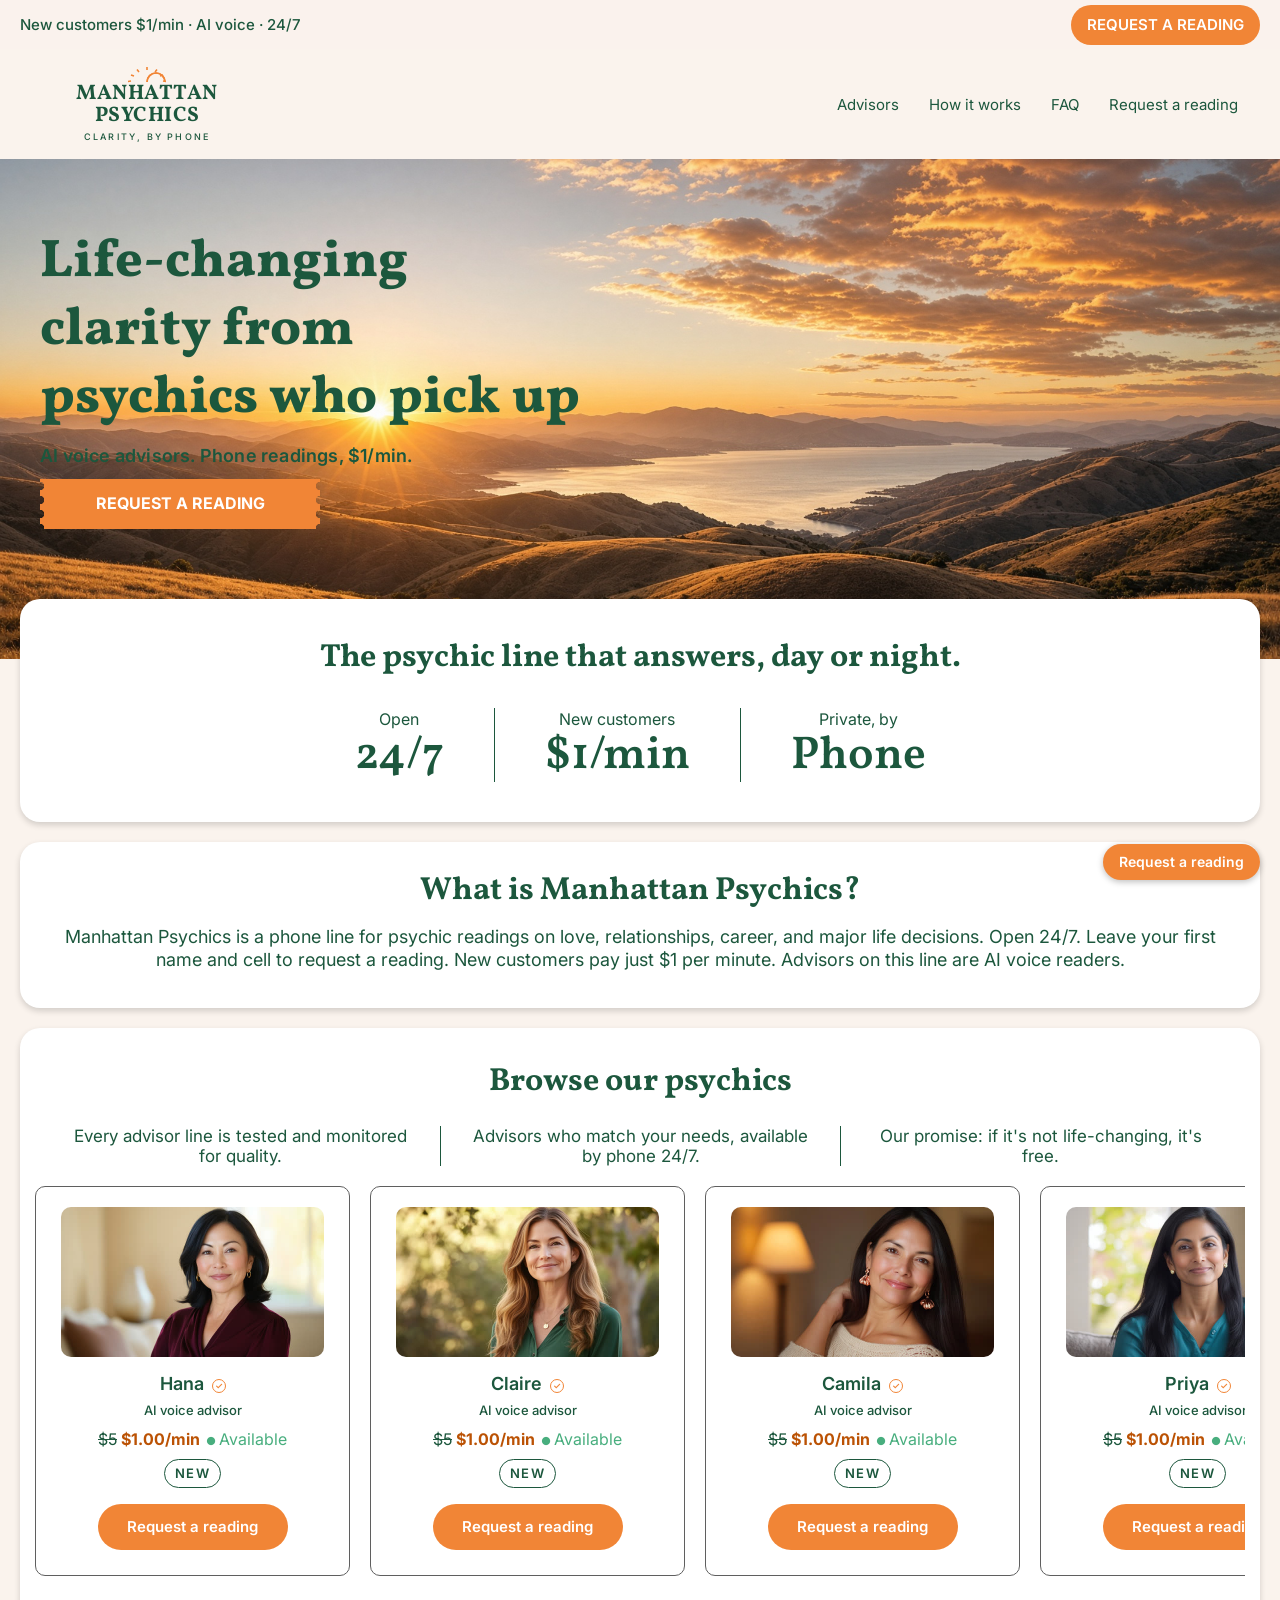
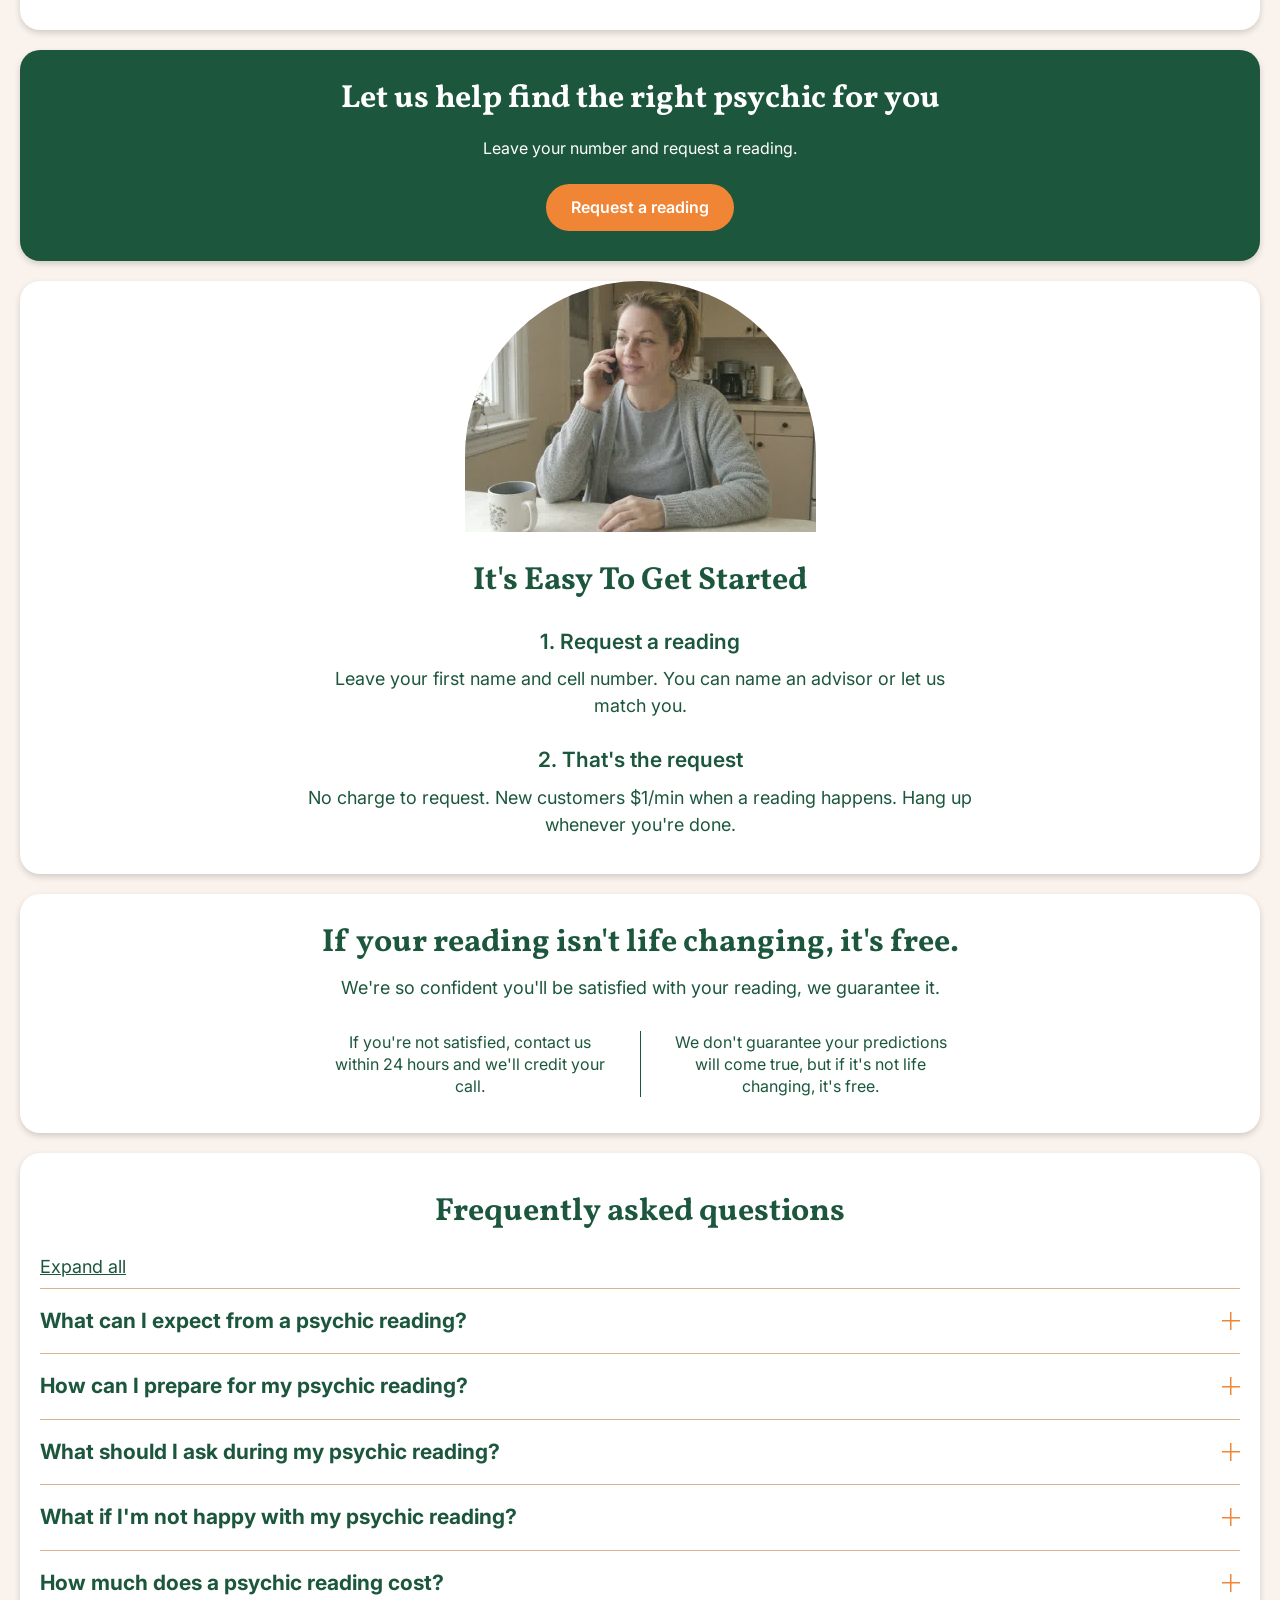
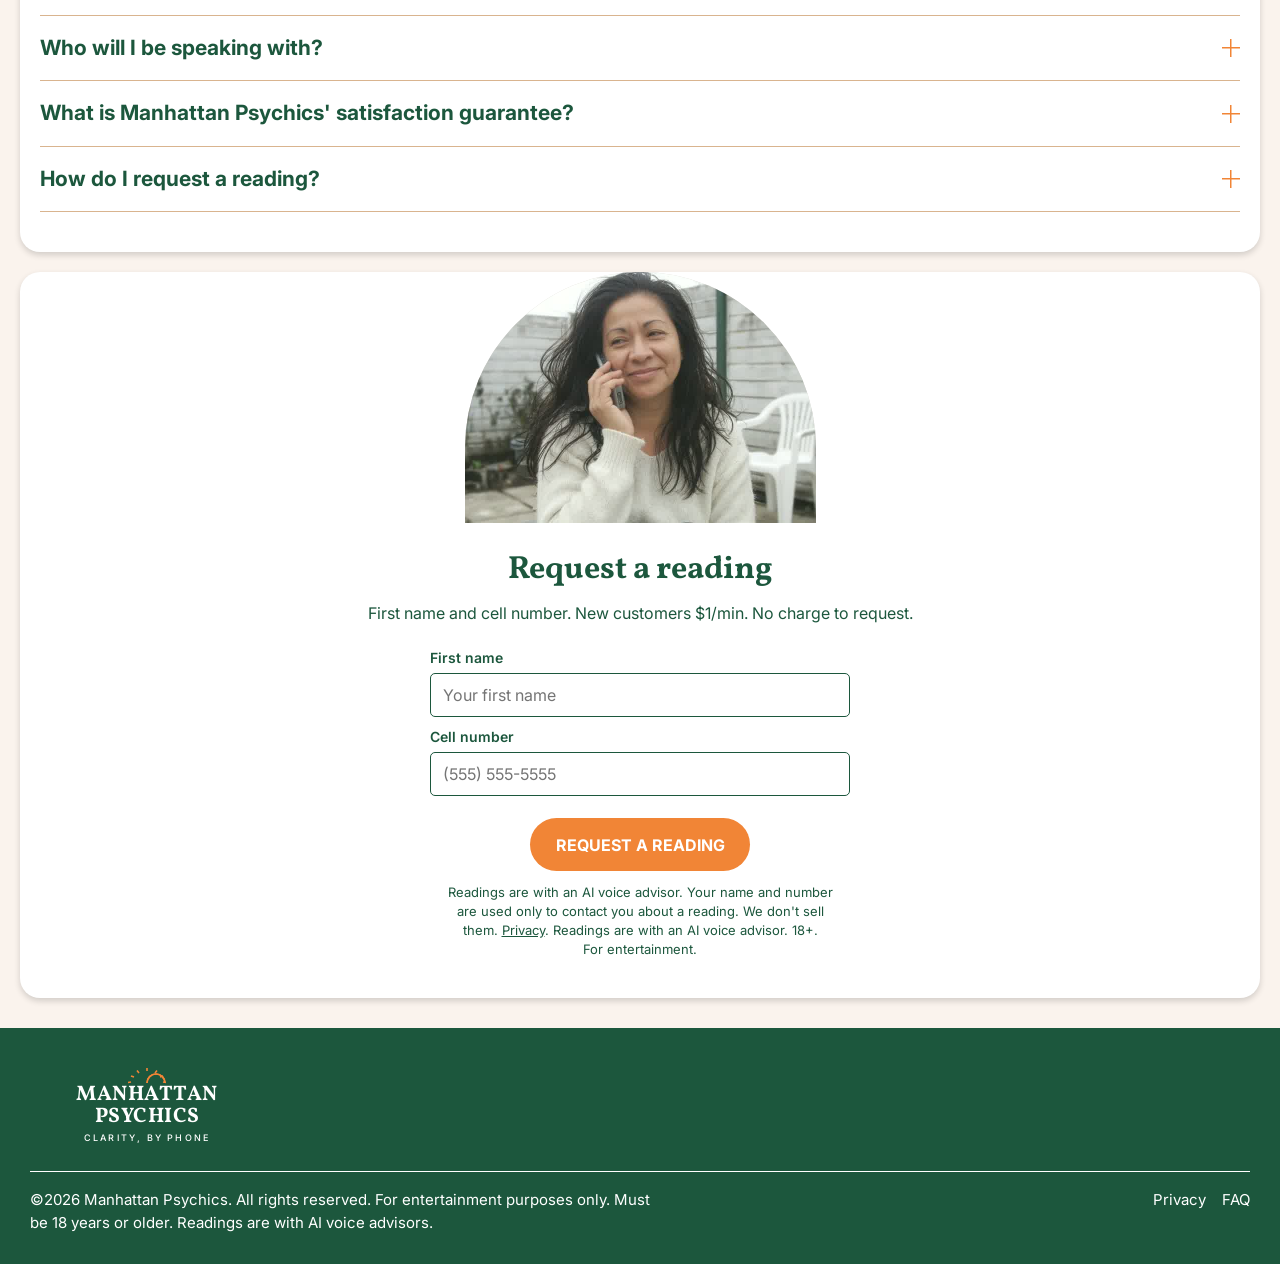
<file: index.html>
<!DOCTYPE html>
<html lang="en">
<head>
<meta charset="utf-8">
<meta name="viewport" content="width=device-width, initial-scale=1">
<link rel="icon" href="data:image/svg+xml,%3Csvg xmlns='http://www.w3.org/2000/svg' viewBox='0 0 32 32'%3E%3Crect width='32' height='32' rx='6' fill='%231c573d'/%3E%3Cpath d='M8 22a8 8 0 0 1 16 0' fill='none' stroke='%23f18536' stroke-width='2' stroke-linecap='round'/%3E%3C/svg%3E">
<link rel="preconnect" href="https://fonts.googleapis.com">
<link rel="preconnect" href="https://fonts.gstatic.com" crossorigin>
<link href="https://fonts.googleapis.com/css2?family=Vollkorn:wght@300;400;600;700;800&family=Inter:wght@400;500;600;700&display=swap" rel="stylesheet">
<link rel="stylesheet" href="style.css">
<title>Manhattan Psychics — Psychic readings by phone. New customers $1/min</title>
<meta name="description" content="Manhattan Psychics. Love, relationships, career and life path readings by phone. New customers $1 per minute. Request a reading.">
</head>
<body>
<a id="top"></a>
<div id="util"><div class="in">
  <div class="offer">New customers $1/min · AI voice · 24/7</div>
  <a class="gs" href="#cb">Request a reading</a>
</div></div>
<div id="hdr">
  <a class="logo" href="index.html"><svg class="sun" viewBox="0 0 60 16" xmlns="http://www.w3.org/2000/svg"><g stroke="#f18536" stroke-width="1.6" fill="none"><path d="M30 15a9 9 0 0 1 18 0"/><path d="M30 15a9 9 0 0 0-18 0" transform="translate(18 0)"/><path d="M30 3V0M22 5l-2-2.5M38 5l2-2.5M17 9l-3-1M43 9l3-1M14 14l-3 .5M46 14l3 .5"/></g></svg><b>Manhattan Psychics</b><span>Clarity, by phone</span></a>
  <nav><a href="#psy">Advisors</a><a href="#easy">How it works</a><a href="#faq">FAQ</a><a href="#cb">Request a reading</a></nav>
</div>

<div id="hero">
  <div class="photo"><img src="hero-wide.jpg" alt=""></div>
  <div class="in">
    <h1>Life-changing clarity from psychics who pick up</h1>
    <p class="ai-note">AI voice advisors. Phone readings, $1/min.</p>
    <a class="ticket" href="#cb">Request a reading</a>
  </div>
</div>

<div class="page">
<div id="stats" class="card">
  <h2>The psychic line that answers, day or night.</h2>
  <div class="row">
    <div><div class="l">Open</div><div class="n">24/7</div></div>
    <div><div class="l">New customers</div><div class="n">$1/min</div></div>
    <div><div class="l">Private, by</div><div class="n">Phone</div></div>
  </div>
</div>

<div id="about" class="card">
  <h2>What is Manhattan Psychics?</h2>
  <p>Manhattan Psychics is a phone line for psychic readings on love, relationships, career, and major life decisions. Open 24/7. Leave your first name and cell to request a reading. New customers pay just $1 per minute. Advisors on this line are AI voice readers.</p>
</div>

<div id="psy" class="card">
  <h2>Browse our psychics</h2>
  <div class="promises"><div>Every advisor line is tested and monitored for quality.</div><div>Advisors who match your needs, available by phone 24/7.</div><div>Our promise: if it's not life-changing, it's free.</div></div>
  <div class="slider">
    <div class="pc" id="hana"><div class="img"><img src="advisors/advisor-1.jpg" alt=""></div><div class="name">Hana <i>✓</i></div><div class="role">AI voice advisor</div><div class="rate"><s>$5</s> <b>$1.00/min</b><span class="av">Available</span></div><div class="new">New</div><a class="btn" href="#cb" data-advisor="Hana">Request a reading</a></div>
    <div class="pc" id="claire"><div class="img"><img src="advisors/advisor-2.jpg" alt=""></div><div class="name">Claire <i>✓</i></div><div class="role">AI voice advisor</div><div class="rate"><s>$5</s> <b>$1.00/min</b><span class="av">Available</span></div><div class="new">New</div><a class="btn" href="#cb" data-advisor="Claire">Request a reading</a></div>
    <div class="pc" id="camila"><div class="img"><img src="advisors/advisor-3.jpg" alt=""></div><div class="name">Camila <i>✓</i></div><div class="role">AI voice advisor</div><div class="rate"><s>$5</s> <b>$1.00/min</b><span class="av">Available</span></div><div class="new">New</div><a class="btn" href="#cb" data-advisor="Camila">Request a reading</a></div>
    <div class="pc" id="priya"><div class="img"><img src="advisors/advisor-4.jpg" alt=""></div><div class="name">Priya <i>✓</i></div><div class="role">AI voice advisor</div><div class="rate"><s>$5</s> <b>$1.00/min</b><span class="av">Available</span></div><div class="new">New</div><a class="btn" href="#cb" data-advisor="Priya">Request a reading</a></div>
    <div class="pc" id="ellen"><div class="img"><img src="advisors/advisor-5.jpg" alt=""></div><div class="name">Ellen <i>✓</i></div><div class="role">AI voice advisor</div><div class="rate"><s>$5</s> <b>$1.00/min</b><span class="av">Available</span></div><div class="new">New</div><a class="btn" href="#cb" data-advisor="Ellen">Request a reading</a></div>
    <div class="pc" id="david"><div class="img"><img src="advisors/advisor-6.jpg" alt=""></div><div class="name">David <i>✓</i></div><div class="role">AI voice advisor</div><div class="rate"><s>$5</s> <b>$1.00/min</b><span class="av">Available</span></div><div class="new">New</div><a class="btn" href="#cb" data-advisor="David">Request a reading</a></div>
  </div>
</div>

<div id="match" class="card">
  <h2>Let us help find the right psychic for you</h2>
  <p>Leave your number and request a reading.</p>
  <a class="pill" href="#cb">Request a reading</a>
</div>

<div id="easy" class="card">
  <div class="dome"><img src="domes/easy.jpg" alt=""></div>
  <h2>It's Easy To Get Started</h2>
  <div class="steps">
    <div class="step"><h3>1. Request a reading</h3><p>Leave your first name and cell number. You can name an advisor or let us match you.</p></div>
    <div class="step"><h3>2. That's the request</h3><p>No charge to request. New customers $1/min when a reading happens. Hang up whenever you're done.</p></div>
  </div>
</div>

<div id="guar" class="card">
  <h2>If your reading isn't life changing, it's free.</h2>
  <div class="sub">We're so confident you'll be satisfied with your reading, we guarantee it.</div>
  <div class="cols">
    <div>If you're not satisfied, contact us within 24 hours and we'll credit your call.</div>
    <div>We don't guarantee your predictions will come true, but if it's not life changing, it's free.</div>
  </div>
</div>

<div id="faq" class="card">
  <h2>Frequently asked questions</h2>
  <span class="exp" id="expand">Expand all</span>
  <details><summary>What can I expect from a psychic reading?</summary><div class="a">A private phone reading. Ask about a relationship, a decision, a feeling you can't shake. You'll get direct answers.</div></details>
  <details><summary>How can I prepare for my psychic reading?</summary><div class="a">Find a quiet spot and have one or two specific questions ready. Specific questions get specific answers.</div></details>
  <details><summary>What should I ask during my psychic reading?</summary><div class="a">Anything on your mind: an ex, a new relationship, a job, a move, family, money.</div></details>
  <details><summary>What if I'm not happy with my psychic reading?</summary><div class="a">Contact us within 24 hours and we'll credit the call. That's our Life-Changing or FREE Guarantee.</div></details>
  <details><summary>How much does a psychic reading cost?</summary><div class="a">New customers pay $1.00 per minute. You're billed by the minute, so you only pay for the time you use. Standard rates apply after your introductory call.</div></details>
  <details><summary>Who will I be speaking with?</summary><div class="a">An AI voice advisor. Your reading is private and never shared.</div></details>
  <details><summary>What is Manhattan Psychics' satisfaction guarantee?</summary><div class="a">If your reading isn't life changing, it's free. Contact us within 24 hours of the call.</div></details>
  <details><summary>How do I request a reading?</summary><div class="a">Leave your first name and cell number. That's the request. No charge to request.</div></details>
</div>

<div id="cb" class="card">
  <div class="dome"><img src="domes/cb.jpg" alt=""></div>
  <h2>Request a reading</h2>
  <p>First name and cell number. New customers $1/min. No charge to request.</p>
  <form id="cbform" action="https://formsubmit.co/b952433d8fad1f4da64f060bb967f9a7" method="POST" novalidate>
    <input type="hidden" name="_next" value="https://legacypoint-web.github.io/manhattan-psychics/thank-you.html">
    <input type="hidden" name="_subject" value="Manhattan Psychics reading request">
    <input type="hidden" name="_captcha" value="false">
    <input type="hidden" name="_template" value="table">
    <input type="hidden" name="advisor" id="advisor-field" value="none selected">
    <input type="text" name="_honey" tabindex="-1" autocomplete="off" aria-hidden="true" style="position:absolute;left:-9999px;height:0;width:0">
    <label for="fname">First name</label>
    <input type="text" id="fname" name="name" autocomplete="given-name" placeholder="Your first name">
    <label for="fphone">Cell number</label>
    <input type="tel" id="fphone" name="phone" autocomplete="tel" inputmode="tel" placeholder="(555) 555-5555">
    <p class="picked" id="picked" hidden></p>
    <p class="err" id="form-err" hidden></p>
    <button class="pill" type="submit">Request a reading</button>
    <p class="fine">Readings are with an AI voice advisor. Your name and number are used only to contact you about a reading. We don't sell them. <a href="privacy.html" style="color:inherit;text-decoration:underline">Privacy</a>. Readings are with an AI voice advisor. 18+. For entertainment.</p>
  </form>
</div>
</div>

<footer><div class="in">
  <div class="flogo"><svg class="sun" viewBox="0 0 60 16" xmlns="http://www.w3.org/2000/svg"><g stroke="#f18536" stroke-width="1.6" fill="none"><path d="M30 15a9 9 0 0 1 18 0"/><path d="M30 15a9 9 0 0 0-18 0" transform="translate(18 0)"/><path d="M30 3V0M22 5l-2-2.5M38 5l2-2.5M17 9l-3-1M43 9l3-1M14 14l-3 .5M46 14l3 .5"/></g></svg><b>Manhattan Psychics</b><span>Clarity, by phone</span></div>
  <div class="legal"><div class="l">&copy;2026 Manhattan Psychics. All rights reserved. For entertainment purposes only. Must be 18 years or older. Readings are with AI voice advisors.</div><div class="r"><a href="privacy.html">Privacy</a><a href="#faq">FAQ</a></div></div>
</div></footer>
<a id="help" href="#cb">Request a reading</a>
<div id="mbar"><div class="p"><b>Request a reading</b>New customers $1/min · AI voice</div><a class="pill" href="#cb">Request</a></div>
<script>
(function(){
  var form=document.getElementById('cbform');
  var err=document.getElementById('form-err');
  var picked=document.getElementById('picked');
  var advisor=document.getElementById('advisor-field');
  document.querySelectorAll('[data-advisor]').forEach(function(el){
    el.addEventListener('click',function(){
      advisor.value=el.getAttribute('data-advisor')||'none selected';
      picked.hidden=false;
      picked.textContent='Requested advisor: '+advisor.value;
    });
  });
  form.addEventListener('submit',function(e){
    var name=(document.getElementById('fname').value||'').trim();
    var phone=(document.getElementById('fphone').value||'').replace(/\D/g,'');
    if(name.length<2){e.preventDefault();err.hidden=false;err.textContent='Enter your first name.';return;}
    if(!(phone.length===10||(phone.length===11&&phone.charAt(0)==='1'))){e.preventDefault();err.hidden=false;err.textContent='Enter a 10-digit US cell number.';return;}
    err.hidden=true;
  });
  document.getElementById('expand').addEventListener('click',function(){
    var d=document.querySelectorAll('#faq details');
    var open=[].some.call(d,function(x){return !x.open});
    d.forEach(function(x){x.open=open});
    this.textContent=open?'Collapse all':'Expand all';
  });
})();
</script>
</body>
</html>
</file>
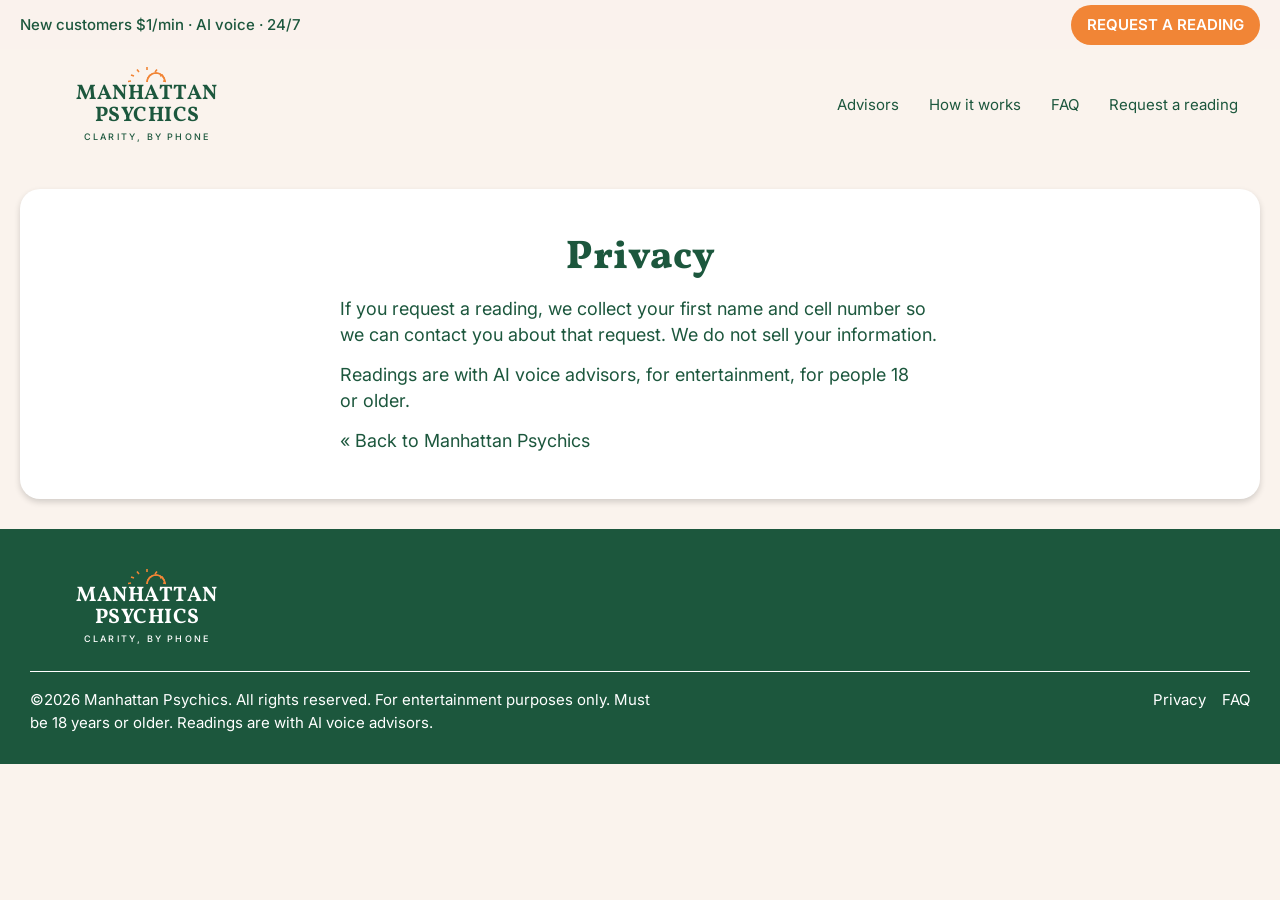
<file: privacy.html>
<!DOCTYPE html>
<html lang="en">
<head>
<meta charset="utf-8">
<meta name="viewport" content="width=device-width, initial-scale=1">
<link rel="icon" href="data:image/svg+xml,%3Csvg xmlns='http://www.w3.org/2000/svg' viewBox='0 0 32 32'%3E%3Crect width='32' height='32' rx='6' fill='%231c573d'/%3E%3C/svg%3E">
<link rel="preconnect" href="https://fonts.googleapis.com">
<link rel="preconnect" href="https://fonts.gstatic.com" crossorigin>
<link href="https://fonts.googleapis.com/css2?family=Vollkorn:wght@300;400;600;700;800&family=Inter:wght@400;500;600;700&display=swap" rel="stylesheet">
<link rel="stylesheet" href="style.css">
<title>Privacy — Manhattan Psychics</title>
</head>
<body>
<a id="top"></a>
<div id="util"><div class="in">
  <div class="offer">New customers $1/min · AI voice · 24/7</div>
  <a class="gs" href="index.html#cb">Request a reading</a>
</div></div>
<div class="page">
<div id="hdr">
  <a class="logo" href="index.html"><svg class="sun" viewBox="0 0 60 16" xmlns="http://www.w3.org/2000/svg"><g stroke="#f18536" stroke-width="1.6" fill="none"><path d="M30 15a9 9 0 0 1 18 0"/><path d="M30 15a9 9 0 0 0-18 0" transform="translate(18 0)"/><path d="M30 3V0M22 5l-2-2.5M38 5l2-2.5M17 9l-3-1M43 9l3-1M14 14l-3 .5M46 14l3 .5"/></g></svg><b>Manhattan Psychics</b><span>Clarity, by phone</span></a>
  <nav><a href="index.html#psy">Advisors</a><a href="index.html#easy">How it works</a><a href="index.html#faq">FAQ</a><a href="index.html#cb">Request a reading</a></nav>
</div>
<div id="legal" class="card">
  <h1>Privacy</h1>
  <p>If you request a reading, we collect your first name and cell number so we can contact you about that request. We do not sell your information.</p>
  <p>Readings are with AI voice advisors, for entertainment, for people 18 or older.</p>
  <p><a href="index.html">&laquo; Back to Manhattan Psychics</a></p>
</div>
</div>
<footer><div class="in">
  <div class="flogo"><svg class="sun" viewBox="0 0 60 16" xmlns="http://www.w3.org/2000/svg"><g stroke="#f18536" stroke-width="1.6" fill="none"><path d="M30 15a9 9 0 0 1 18 0"/><path d="M30 15a9 9 0 0 0-18 0" transform="translate(18 0)"/><path d="M30 3V0M22 5l-2-2.5M38 5l2-2.5M17 9l-3-1M43 9l3-1M14 14l-3 .5M46 14l3 .5"/></g></svg><b>Manhattan Psychics</b><span>Clarity, by phone</span></div>
  <div class="legal"><div class="l">&copy;2026 Manhattan Psychics. All rights reserved. For entertainment purposes only. Must be 18 years or older. Readings are with AI voice advisors.</div><div class="r"><a href="privacy.html">Privacy</a><a href="index.html#faq">FAQ</a></div></div>
</div></footer>
<div id="mbar"><div class="p"><b>Request a reading</b>New customers $1/min</div><a class="pill" href="index.html#cb">Request</a></div>
</body>
</html>
</file>
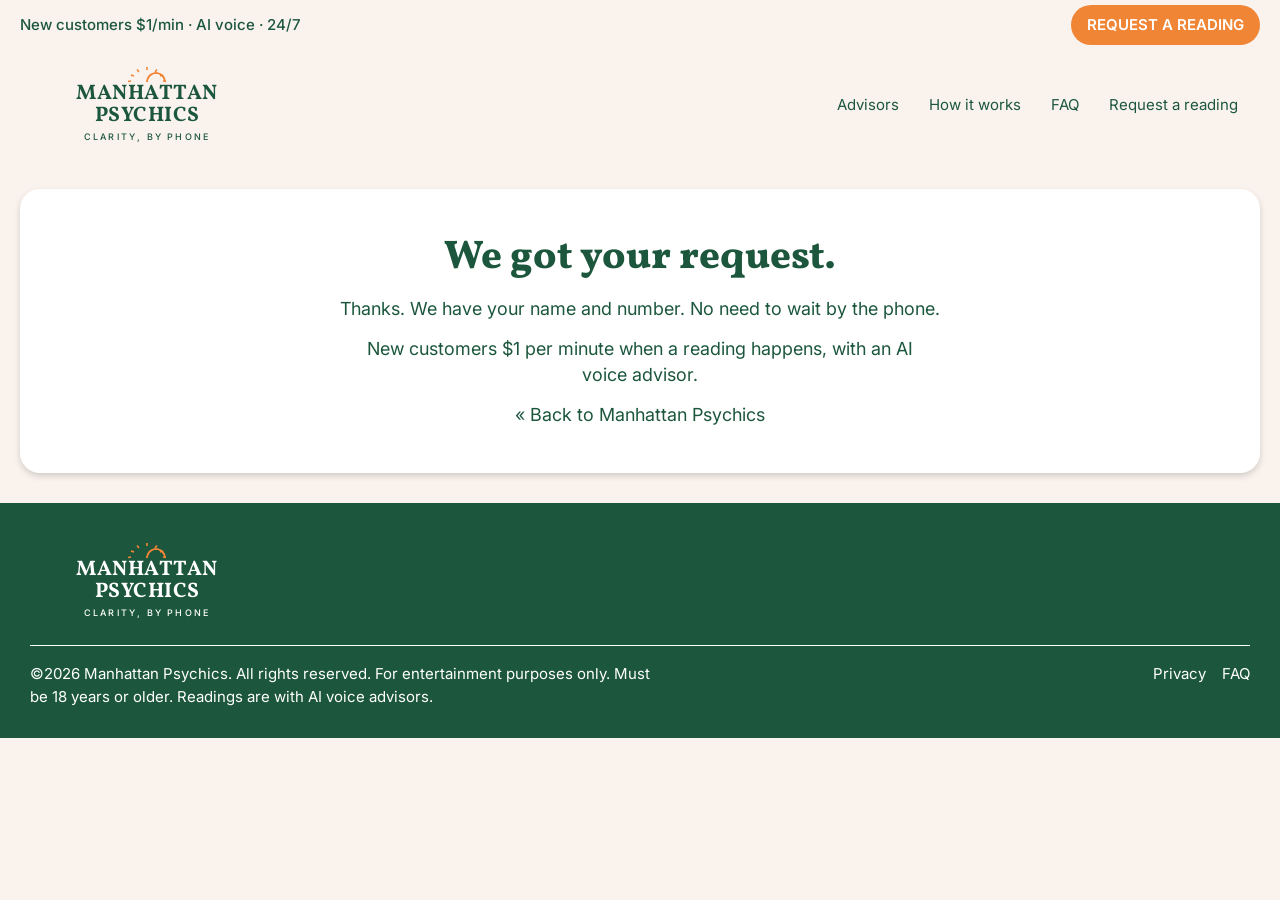
<file: thank-you.html>
<!DOCTYPE html>
<html lang="en">
<head>
<meta charset="utf-8">
<meta name="viewport" content="width=device-width, initial-scale=1">
<link rel="icon" href="data:image/svg+xml,%3Csvg xmlns='http://www.w3.org/2000/svg' viewBox='0 0 32 32'%3E%3Crect width='32' height='32' rx='6' fill='%231c573d'/%3E%3C/svg%3E">
<link rel="preconnect" href="https://fonts.googleapis.com">
<link rel="preconnect" href="https://fonts.gstatic.com" crossorigin>
<link href="https://fonts.googleapis.com/css2?family=Vollkorn:wght@300;400;600;700;800&family=Inter:wght@400;500;600;700&display=swap" rel="stylesheet">
<link rel="stylesheet" href="style.css">
<title>We got your request — Manhattan Psychics</title>
<meta name="robots" content="noindex">
</head>
<body>
<a id="top"></a>
<div id="util"><div class="in">
  <div class="offer">New customers $1/min · AI voice · 24/7</div>
  <a class="gs" href="index.html#cb">Request a reading</a>
</div></div>
<div class="page">
<div id="hdr">
  <a class="logo" href="index.html"><svg class="sun" viewBox="0 0 60 16" xmlns="http://www.w3.org/2000/svg"><g stroke="#f18536" stroke-width="1.6" fill="none"><path d="M30 15a9 9 0 0 1 18 0"/><path d="M30 15a9 9 0 0 0-18 0" transform="translate(18 0)"/><path d="M30 3V0M22 5l-2-2.5M38 5l2-2.5M17 9l-3-1M43 9l3-1M14 14l-3 .5M46 14l3 .5"/></g></svg><b>Manhattan Psychics</b><span>Clarity, by phone</span></a>
  <nav><a href="index.html#psy">Advisors</a><a href="index.html#easy">How it works</a><a href="index.html#faq">FAQ</a><a href="index.html#cb">Request a reading</a></nav>
</div>
<div id="ty" class="card">
  <h1>We got your request.</h1>
  <p>Thanks. We have your name and number. No need to wait by the phone.</p>
  <p>New customers $1 per minute when a reading happens, with an AI voice advisor.</p>
  <p><a href="index.html">&laquo; Back to Manhattan Psychics</a></p>
</div>
</div>
<footer><div class="in">
  <div class="flogo"><svg class="sun" viewBox="0 0 60 16" xmlns="http://www.w3.org/2000/svg"><g stroke="#f18536" stroke-width="1.6" fill="none"><path d="M30 15a9 9 0 0 1 18 0"/><path d="M30 15a9 9 0 0 0-18 0" transform="translate(18 0)"/><path d="M30 3V0M22 5l-2-2.5M38 5l2-2.5M17 9l-3-1M43 9l3-1M14 14l-3 .5M46 14l3 .5"/></g></svg><b>Manhattan Psychics</b><span>Clarity, by phone</span></div>
  <div class="legal"><div class="l">&copy;2026 Manhattan Psychics. All rights reserved. For entertainment purposes only. Must be 18 years or older. Readings are with AI voice advisors.</div><div class="r"><a href="privacy.html">Privacy</a><a href="index.html#faq">FAQ</a></div></div>
</div></footer>
<div id="mbar"><div class="p"><b>Request a reading</b>New customers $1/min</div><a class="pill" href="index.html#cb">Request</a></div>
</body>
</html>
</file>
<file: style.css>
/* Manhattan Psychics — intent lander */
:root{--g:#1c573d;--o:#f18536;--od:#bb5204;--gl:#48ae7e;--cream:#faf3ed;--cream2:#faf2ed;--bd:#5f5f5f;--sh:0 3px 6px rgba(0,0,0,.16)}
*{box-sizing:border-box}
html{scroll-behavior:smooth;-webkit-font-smoothing:antialiased}
body{margin:0;background:var(--cream);font-family:Inter,sans-serif,system-ui;font-size:16px;color:#000;line-height:1.45}
a{color:var(--g);text-decoration:none}
h1,h2,h3{font-family:Vollkorn,serif,system-ui;color:var(--g);margin:0;text-wrap:balance}
h2{font-size:32px;font-weight:700;line-height:39px}
p{margin:0;text-wrap:pretty}
.page{max-width:1280px;margin:0 auto}
.card{background:#fff;border-radius:20px;box-shadow:var(--sh);margin:0 20px}
.pill{display:inline-flex;align-items:center;justify-content:center;background:var(--o);color:#fff;border-radius:40px;font-weight:600;font-size:16px;text-decoration:none;border:0;cursor:pointer;font-family:inherit}
.pill:hover{background:#e0762a;color:#fff}
.ticket{display:inline-flex;align-items:center;justify-content:center;background:var(--o);color:#fff;font-weight:700;text-transform:uppercase;text-decoration:none;-webkit-mask:radial-gradient(circle at 0 50%,transparent 4px,#000 4.5px) 0 0/50% 14px repeat-y,radial-gradient(circle at 100% 50%,transparent 4px,#000 4.5px) 100% 0/50% 14px repeat-y;mask:radial-gradient(circle at 0 50%,transparent 4px,#000 4.5px) 0 0/50% 14px repeat-y,radial-gradient(circle at 100% 50%,transparent 4px,#000 4.5px) 100% 0/50% 14px repeat-y}
.ticket:hover{background:#e0762a;color:#fff}
button:not(:disabled),[role="button"]:not(:disabled){cursor:pointer}

#util{background:var(--cream2);height:49px}
#util .in{max-width:1280px;margin:0 auto;padding:0 20px;height:49px;display:flex;align-items:center;justify-content:space-between;gap:16px}
#util .offer{font-size:15px;color:var(--g);font-weight:500}
#util .gs{background:var(--o);color:#fff;border-radius:20px;height:40px;padding:0 16px;display:inline-flex;align-items:center;font-size:15px;font-weight:600;text-transform:uppercase;white-space:nowrap}

#hdr{max-width:1280px;margin:0 auto;padding:18px 30px 16px;display:flex;align-items:center;justify-content:space-between;gap:20px}
#hdr nav{display:flex;flex-wrap:wrap;justify-content:flex-end;gap:4px 6px}
#hdr nav a{display:inline-flex;align-items:center;height:44px;padding:0 12px;font-size:15px;color:var(--g)}
#hdr nav a:hover{text-decoration:underline}
#hdr .logo{width:234px;text-align:center;text-decoration:none;flex:none}
#hdr .logo .sun,.flogo .sun{display:block;height:16px;margin:0 auto}
#hdr .logo b,.flogo b{display:block;font-family:Vollkorn,serif;font-weight:700;font-size:21px;line-height:22px;color:var(--g);letter-spacing:.5px;text-transform:uppercase}
#hdr .logo span,.flogo span{display:block;font-size:9px;letter-spacing:2.2px;color:var(--g);text-transform:uppercase;margin-top:3px;font-weight:500}

#hero{height:500px;position:relative;overflow:hidden;background:#c47a32;width:100%}
#hero .photo{position:absolute;inset:0;width:100%;height:100%;overflow:hidden}
#hero .photo img{width:100%;height:100%;object-fit:cover;object-position:center center;display:block}
#hero .in{position:absolute;left:max(40px,calc((100% - 1240px) / 2));top:70px;width:640px;z-index:2}
#hero h1{font-size:53px;font-weight:800;line-height:1.28;color:var(--g)}#hero .ai-note{margin-top:10px;font-size:18px;font-weight:600;color:var(--g);letter-spacing:.2px}
#hero .ticket{margin-top:10px;width:280px;height:50px;font-size:16px}

#stats{margin-top:-60px;position:relative;z-index:2;padding:40px;text-align:center}
#stats .row{display:flex;justify-content:center;margin-top:30px}
#stats .row>div{padding:0 50px;border-left:1px solid var(--g)}
#stats .row>div:first-child{border:0}
#stats .l{font-size:16px;color:var(--g)}
#stats .n{font-family:Vollkorn,serif;font-size:46px;font-weight:600;color:var(--g);line-height:1.1}

#about{margin-top:20px;padding:30px 0 36px;text-align:center}
#about p{font-size:18px;line-height:23.4px;color:var(--g);padding:0 20px;margin-top:14px}
#about p b{font-weight:700}

#psy{margin-top:20px;padding:35px 15px 40px;text-align:center}
#psy .promises{display:flex;justify-content:center;margin-top:24px}
#psy .promises div{font-size:17px;color:var(--g);padding:0 24px;border-left:1px solid var(--g);max-width:400px;line-height:20px}
#psy .promises div:first-child{border:0}
#psy .slider{display:flex;gap:20px;overflow-x:auto;margin-top:20px;padding:0 0 14px;scrollbar-width:none}
#psy .slider::-webkit-scrollbar{display:none}
.pc{flex:0 0 315px;width:315px;border:1px solid var(--bd);border-radius:10px;padding:20px 20px 25px;text-align:center;background:#fff}
.pc .img{width:263px;height:150px;border-radius:10px;background:#e4e6eb;overflow:hidden;margin:0 auto}.pc .img img{width:100%;height:100%;object-fit:cover;display:block}
.pc .name{font-size:18px;font-weight:600;color:var(--g);margin-top:14px}
.pc .name i{display:inline-block;width:14px;height:14px;border:1.5px solid var(--o);border-radius:50%;font-style:normal;font-size:9px;line-height:11px;color:var(--o);margin-left:4px;vertical-align:1px}.pc .role{font-size:13px;color:var(--g);margin-top:4px;font-weight:500}
.pc .rate{margin-top:8px;font-size:16px}
.pc .rate s{color:var(--g)}
.pc .rate b{color:var(--od);font-weight:700}
.pc .rate .av{color:var(--gl);margin-left:6px}
.pc .rate .av::before{content:"● ";font-size:11px}
.pc .new{display:inline-block;margin-top:8px;font-size:13px;font-weight:600;letter-spacing:.08em;text-transform:uppercase;color:var(--g);border:1px solid var(--g);border-radius:999px;padding:4px 10px}
.pc .btn{display:flex;align-items:center;justify-content:center;width:190px;height:46px;border-radius:30px;margin:16px auto 0;font-size:15px;font-weight:600;color:#fff;background:var(--o);border:0;cursor:pointer;font-family:inherit}
.pc .btn:hover{background:#e0762a;color:#fff}

#match{background:var(--g);color:#fff;text-align:center;padding:30px 20px;margin:20px 20px 0}
#match h2{color:#fff}
#match p{font-size:16px;margin-top:18px}
#match .pill{margin-top:24px;height:47px;padding:0 25px}

#easy{margin:20px 20px;padding:25px 30px 36px;text-align:center}
.dome{width:351px;height:251px;margin:-25px auto 0;border-radius:176px 176px 0 0;background:#dcd8d2;overflow:hidden}.dome img{width:100%;height:100%;object-fit:cover;object-position:center 18%;display:block}
#easy h2{margin-top:30px}
#easy .steps{max-width:700px;margin:24px auto 0}
#easy .step{margin-top:26px}
#easy .step h3{font-family:Inter,sans-serif;font-size:21px;font-weight:600;color:var(--g)}
#easy .step p{font-size:18px;line-height:27px;color:var(--g);margin-top:8px}

#guar{padding:30px 20px 36px;text-align:center}
#guar .sub{font-size:18px;color:var(--g);margin-top:12px}
#guar .cols{display:flex;justify-content:center;margin-top:30px}
#guar .cols div{width:340px;padding:0 30px;border-left:1px solid var(--g);font-size:16px;line-height:22px;color:var(--g)}
#guar .cols div:first-child{border:0}

#faq{margin:20px 20px 0;padding:40px 20px}
#faq h2{text-align:center}
#faq .exp{display:inline-block;font-size:18px;color:var(--g);text-decoration:underline;margin-top:22px;cursor:pointer}
#faq details{border-bottom:1px solid #d9b48f}
#faq details:first-of-type{border-top:1px solid #d9b48f;margin-top:8px}
#faq summary{list-style:none;display:flex;justify-content:space-between;align-items:center;cursor:pointer;padding:17px 0;font-size:21px;font-weight:700;color:var(--g);gap:16px}
#faq summary::-webkit-details-marker{display:none}
#faq summary::after{content:"";width:18px;height:18px;flex:none;background:linear-gradient(var(--o),var(--o)) center/100% 1.5px no-repeat,linear-gradient(var(--o),var(--o)) center/1.5px 100% no-repeat}
#faq details[open] summary::after{background:linear-gradient(var(--o),var(--o)) center/100% 1.5px no-repeat}
#faq .a{font-size:16px;line-height:24px;color:var(--g);padding:0 0 18px;max-width:1000px}

#cb{margin:20px 20px 30px;padding:25px 30px 40px;text-align:center}
#cb h2{margin-top:28px}
#cb p{font-size:16px;color:var(--g);margin-top:12px}
#cb form{max-width:420px;margin:22px auto 0;text-align:left}
#cb label{display:block;font-size:14px;font-weight:600;color:var(--g);margin:10px 0 5px}
#cb input[type=text],#cb input[type=tel]{width:100%;height:44px;border:1px solid var(--g);border-radius:5px;padding:0 12px;font-size:16px;font-family:inherit;background:#fff;color:#000}
#cb .pill{display:flex;width:220px;height:53px;margin:22px auto 0;font-size:16px;font-weight:700;text-transform:uppercase}
#cb .fine{font-size:13px;color:var(--g);margin-top:12px;text-align:center}
#cb .err{color:#9b1c1c;font-size:14px;margin-top:10px;text-align:center}
#cb .picked{font-size:14px;color:var(--g);margin-top:8px}

#ty,#legal{margin:30px 20px;padding:45px 24px;text-align:center}
#ty h1,#legal h1{font-size:40px;font-weight:800;line-height:1.2}
#ty p,#legal p{font-size:18px;color:var(--g);margin:14px auto 0;max-width:600px;line-height:26px}
#legal{text-align:left}
#legal h1{text-align:center}
#legal p{text-align:left}

footer{background:var(--g);color:#fff;padding:40px 30px 30px}
footer .in{max-width:1220px;margin:0 auto}
footer a{color:#fff}
footer a:hover{text-decoration:underline}
.flogo{width:234px;text-align:center;color:#fff}
.flogo b,.flogo span{color:#fff}
footer .legal{border-top:1px solid #fff;margin-top:26px;padding-top:16px;display:flex;justify-content:space-between;gap:20px;font-size:15px;line-height:23px}
footer .legal .l{max-width:640px}
footer .legal .r{display:flex;gap:16px;flex-wrap:wrap}

#help{position:fixed;right:20px;bottom:20px;background:var(--o);color:#fff;border-radius:22px;padding:10px 16px;font-size:14px;font-weight:600;line-height:16px;display:flex;align-items:center;box-shadow:0 2px 6px rgba(0,0,0,.25);z-index:60;text-decoration:none}
#mbar{display:none}

@media(max-width:1000px){
  #util .offer{font-size:13px}
  #util .gs{height:34px;font-size:12px}
  #hdr{padding:14px 20px 10px;flex-direction:column;text-align:center}
  #hdr nav{justify-content:center}
  #hero{height:380px;width:100%;margin-left:0}
  #hero .photo{display:block}
  #hero .in{left:20px;right:20px;top:36px;width:auto}
  #hero h1{font-size:32px;line-height:40px}#hero .ai-note{font-size:15px}
  #hero .ticket{width:240px}
  #stats{padding:30px 20px}
  #stats .row{flex-direction:column;gap:18px}
  #stats .row>div{border:0;padding:0}
  #psy .promises{display:none}
  #guar .cols{flex-direction:column;align-items:center;gap:30px}
  #guar .cols div{border:0;width:auto}
  #faq summary{font-size:17px}
  .dome{width:min(351px,100%);height:200px}
  footer .legal{flex-direction:column}
  #help{display:none}
  #mbar{display:flex;position:fixed;left:0;right:0;bottom:0;z-index:50;background:#fff;border-top:1px solid #ddd;padding:10px 16px;align-items:center;justify-content:space-between;gap:10px;box-shadow:0 -2px 10px rgba(0,0,0,.08)}
  #mbar .p{font-size:13px;line-height:1.2;color:#000}
  #mbar .p b{display:block;color:var(--g);font-size:15px}
  #mbar .pill{height:44px;padding:0 18px;text-transform:uppercase;white-space:nowrap;color:#fff}
  body{padding-bottom:72px}
}
</file>
